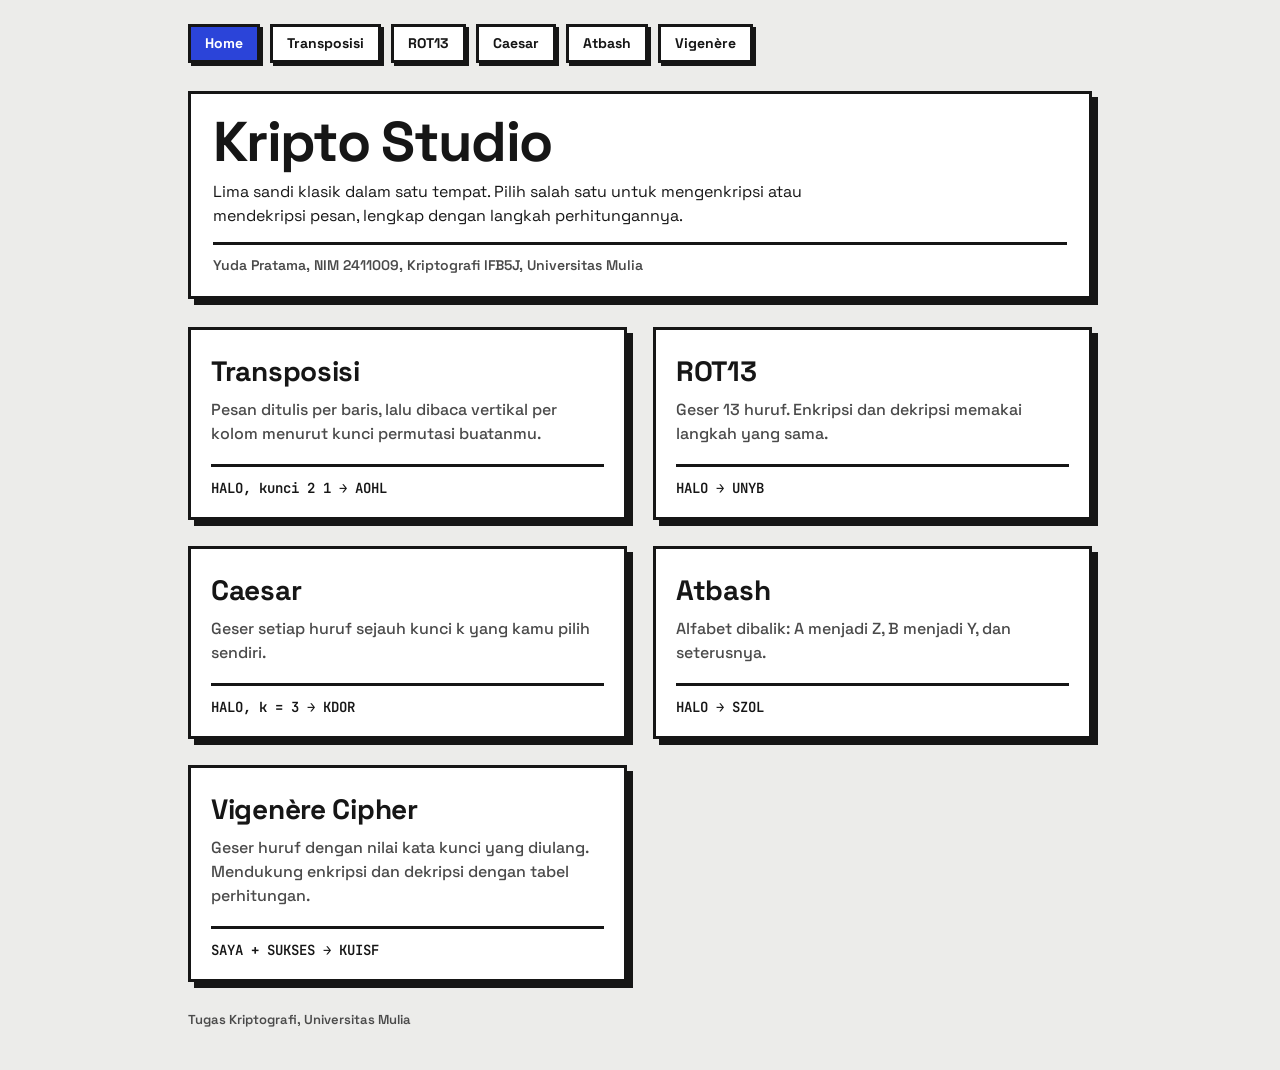
<file: index.html>
<!DOCTYPE html>
<html lang="id">
<head>
<meta charset="utf-8">
<meta name="viewport" content="width=device-width, initial-scale=1, viewport-fit=cover">
<title>Kripto Studio</title>
<link href="https://fonts.googleapis.com/css2?family=Space+Grotesk:wght@500;600;700&family=JetBrains+Mono:wght@400;500;600;700&display=swap" rel="stylesheet">
<link rel="stylesheet" href="style.css">
</head>
<body>
<div class="wrap">
  <nav class="nav" id="nav"></nav>
  <header class="top bx">
    <h1>Kripto Studio</h1>
    <p class="lead">Lima sandi klasik dalam satu tempat. Pilih salah satu untuk mengenkripsi atau mendekripsi pesan, lengkap dengan langkah perhitungannya.</p>
    <p class="who" id="who"></p>
  </header>
  <main class="cards">
    <a class="card bx" href="transposisi.html"><h2>Transposisi</h2><p>Pesan ditulis per baris, lalu dibaca vertikal per kolom menurut kunci permutasi buatanmu.</p><div class="ex">HALO, kunci 2 1 &rarr; AOHL</div></a>
    <a class="card bx" href="rot13.html"><h2>ROT13</h2><p>Geser 13 huruf. Enkripsi dan dekripsi memakai langkah yang sama.</p><div class="ex">HALO &rarr; UNYB</div></a>
    <a class="card bx" href="caesar.html"><h2>Caesar</h2><p>Geser setiap huruf sejauh kunci k yang kamu pilih sendiri.</p><div class="ex">HALO, k = 3 &rarr; KDOR</div></a>
    <a class="card bx" href="atbash.html"><h2>Atbash</h2><p>Alfabet dibalik: A menjadi Z, B menjadi Y, dan seterusnya.</p><div class="ex">HALO &rarr; SZOL</div></a>
      <a class="card bx" href="vigenere.html"><h2>Vigenère Cipher</h2><p>Geser huruf dengan nilai kata kunci yang diulang. Mendukung enkripsi dan dekripsi dengan tabel perhitungan.</p><div class="ex">SAYA + SUKSES → KUISF</div></a>
</main>
  <p class="f">Tugas Kriptografi, Universitas Mulia</p>
</div>
<script src="common.js"></script>
<script>
document.getElementById('nav').innerHTML=K.nav('index.html');
document.getElementById('who').textContent=K.WHO;
</script>
</body>
</html>
</file>
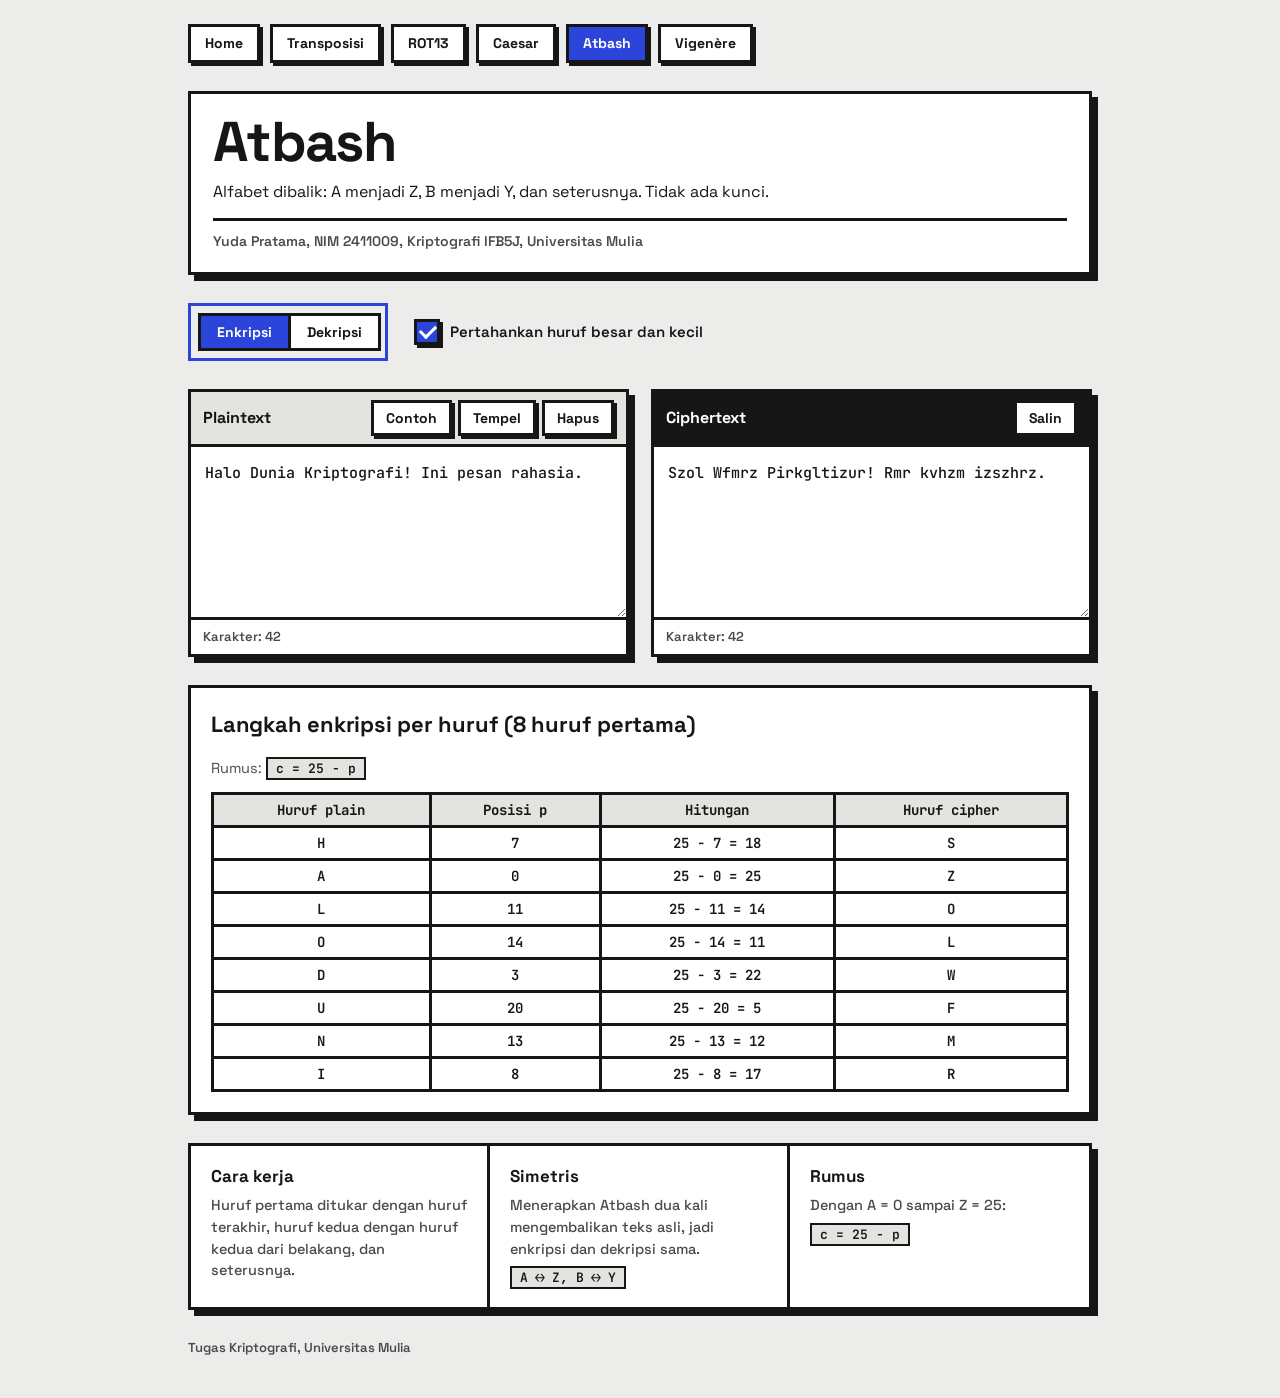
<file: atbash.html>
<!DOCTYPE html>
<html lang="id">
<head>
<meta charset="utf-8">
<meta name="viewport" content="width=device-width, initial-scale=1, viewport-fit=cover">
<title>Kripto Studio</title>
<link href="https://fonts.googleapis.com/css2?family=Space+Grotesk:wght@500;600;700&family=JetBrains+Mono:wght@400;500;600;700&display=swap" rel="stylesheet">
<link rel="stylesheet" href="style.css">
</head>
<body>
<div class="wrap" id="app"></div>
<script src="common.js"></script>
<script>
K.mount({id:'atbash',title:'Atbash',keep:true,
  lead:'Alfabet dibalik: A menjadi Z, B menjadi Y, dan seterusnya. Tidak ada kunci.',
  sample:'Halo Dunia Kriptografi! Ini pesan rahasia.',
  run:function(t,o,d,keep){
    var f=function(p){return 25-p};
    return {out:K.letters(t,keep,f),table:K.steps(t,f,function(p,r){return '25 - '+p+' = '+r},d,d?'p = 25 - c':'c = 25 - p')};
  },
  notes:[['Cara kerja','Huruf pertama ditukar dengan huruf terakhir, huruf kedua dengan huruf kedua dari belakang, dan seterusnya.'],
    ['Simetris','Menerapkan Atbash dua kali mengembalikan teks asli, jadi enkripsi dan dekripsi sama.<br><code>A &harr; Z, B &harr; Y</code>'],
    ['Rumus','Dengan A = 0 sampai Z = 25:<br><code>c = 25 - p</code>']]});
</script>
</body>
</html>
</file>
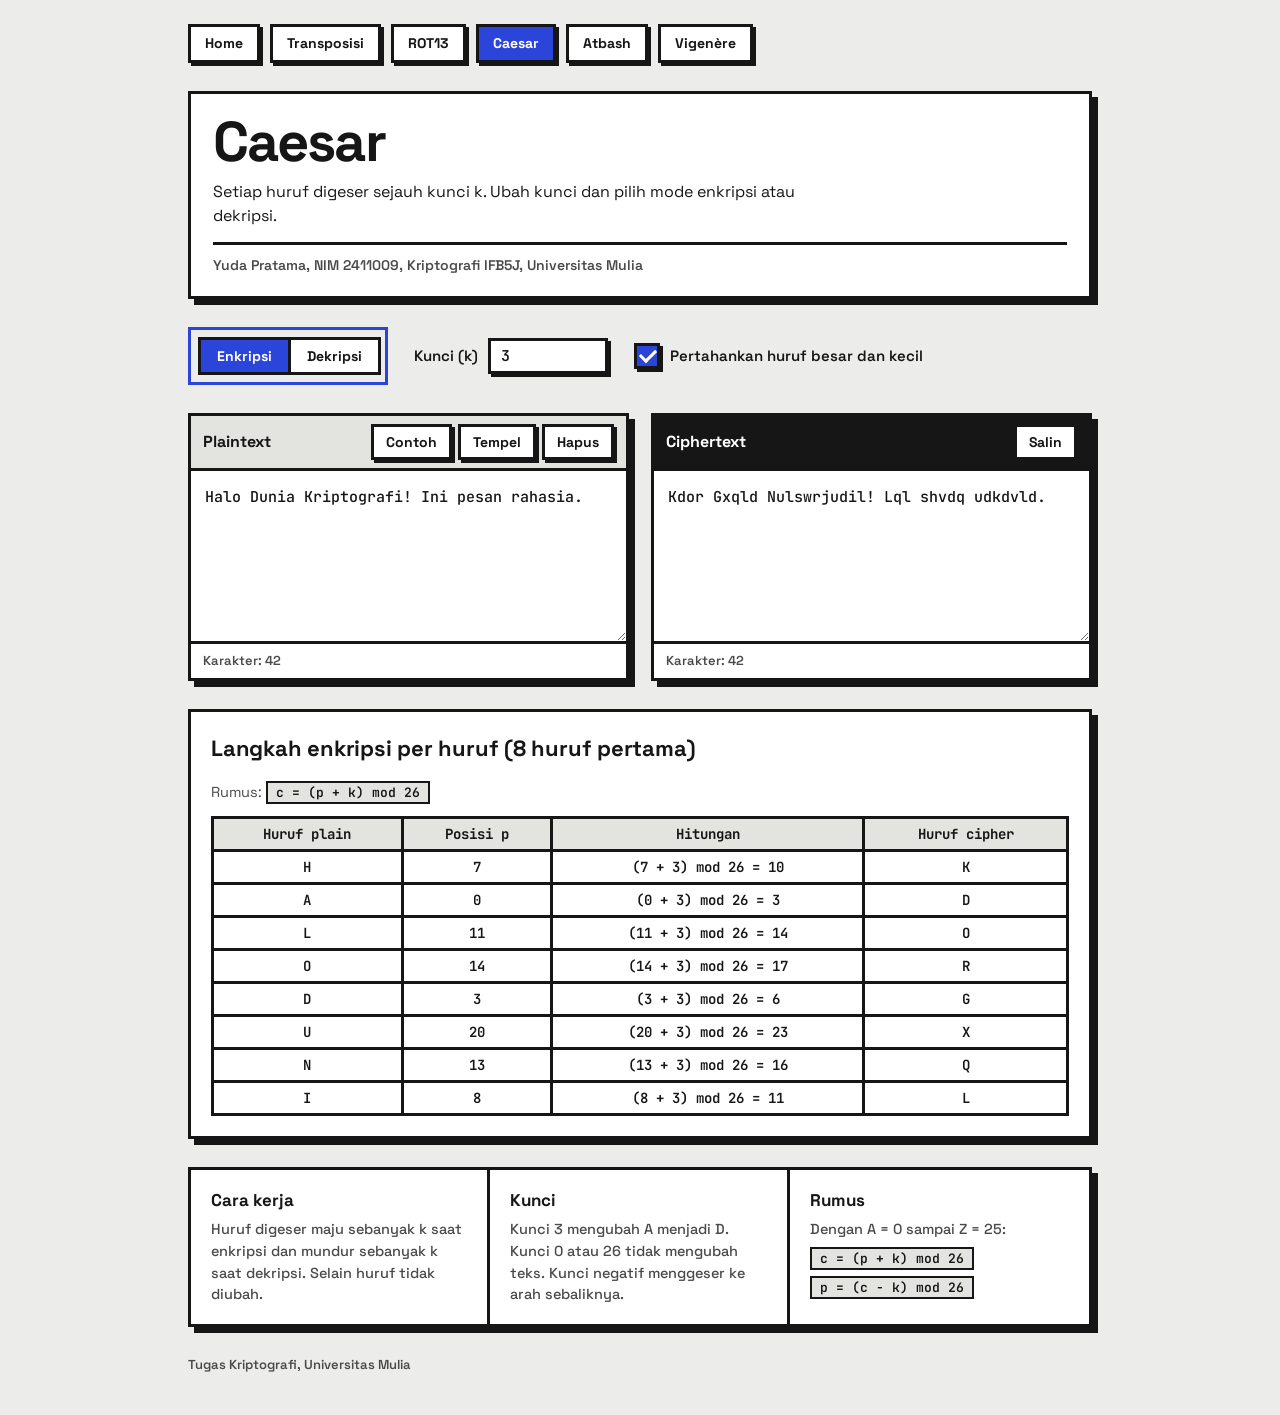
<file: caesar.html>
<!DOCTYPE html>
<html lang="id">
<head>
<meta charset="utf-8">
<meta name="viewport" content="width=device-width, initial-scale=1, viewport-fit=cover">
<title>Kripto Studio</title>
<link href="https://fonts.googleapis.com/css2?family=Space+Grotesk:wght@500;600;700&family=JetBrains+Mono:wght@400;500;600;700&display=swap" rel="stylesheet">
<link rel="stylesheet" href="style.css">
</head>
<body>
<div class="wrap" id="app"></div>
<script src="common.js"></script>
<script>
K.mount({id:'caesar',title:'Caesar',keep:true,
  lead:'Setiap huruf digeser sejauh kunci k. Ubah kunci dan pilih mode enkripsi atau dekripsi.',
  opts:[{id:'k',label:'Kunci (k)',type:'number',value:3}],
  sample:'Halo Dunia Kriptografi! Ini pesan rahasia.',
  run:function(t,o,d,keep){
    var k=o.k,f=function(p){return K.m(d?p-k:p+k)};
    return {out:K.letters(t,keep,f),table:K.steps(t,f,function(p,r){return '('+p+(d?' - ':' + ')+k+') mod 26 = '+r},d,d?'p = (c - k) mod 26':'c = (p + k) mod 26')};
  },
  notes:[['Cara kerja','Huruf digeser maju sebanyak k saat enkripsi dan mundur sebanyak k saat dekripsi. Selain huruf tidak diubah.'],
    ['Kunci','Kunci 3 mengubah A menjadi D. Kunci 0 atau 26 tidak mengubah teks. Kunci negatif menggeser ke arah sebaliknya.'],
    ['Rumus','Dengan A = 0 sampai Z = 25:<br><code>c = (p + k) mod 26</code><br><code>p = (c - k) mod 26</code>']]});
</script>
</body>
</html>
</file>
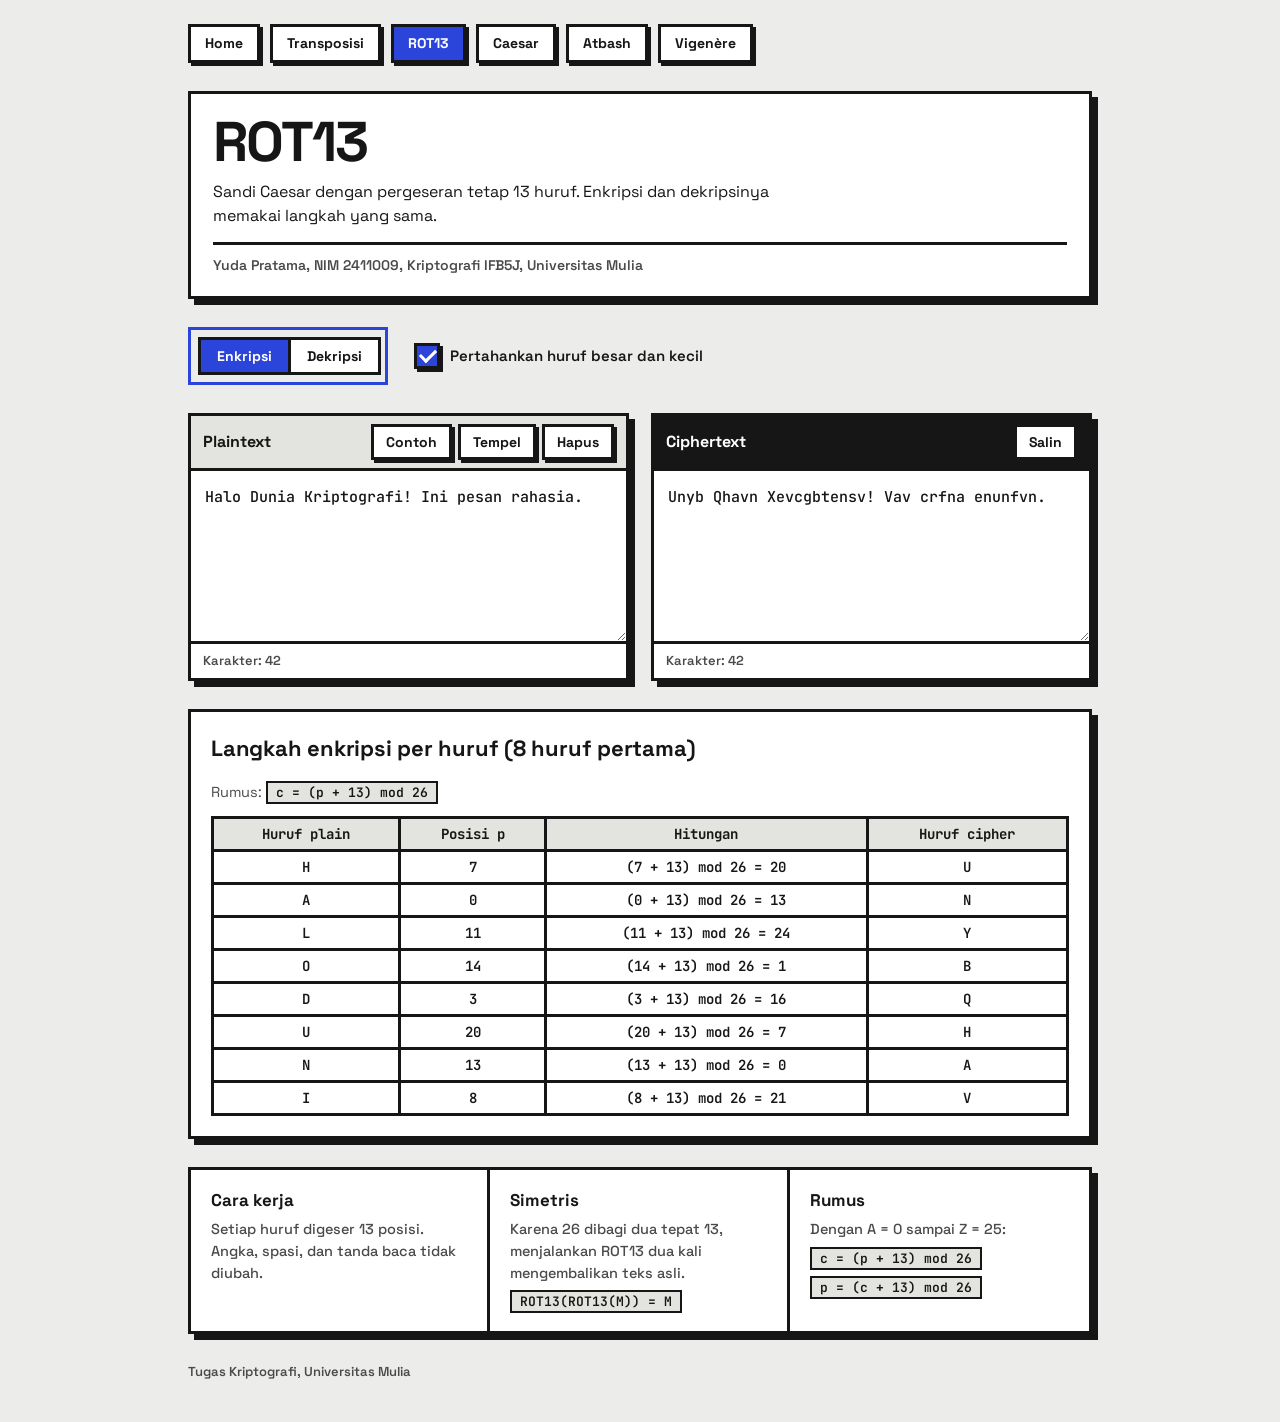
<file: rot13.html>
<!DOCTYPE html>
<html lang="id">
<head>
<meta charset="utf-8">
<meta name="viewport" content="width=device-width, initial-scale=1, viewport-fit=cover">
<title>Kripto Studio</title>
<link href="https://fonts.googleapis.com/css2?family=Space+Grotesk:wght@500;600;700&family=JetBrains+Mono:wght@400;500;600;700&display=swap" rel="stylesheet">
<link rel="stylesheet" href="style.css">
</head>
<body>
<div class="wrap" id="app"></div>
<script src="common.js"></script>
<script>
K.mount({id:'rot13',title:'ROT13',keep:true,
  lead:'Sandi Caesar dengan pergeseran tetap 13 huruf. Enkripsi dan dekripsinya memakai langkah yang sama.',
  sample:'Halo Dunia Kriptografi! Ini pesan rahasia.',
  run:function(t,o,d,keep){
    var f=function(p){return K.m(p+13)};
    return {out:K.letters(t,keep,f),table:K.steps(t,f,function(p,r){return '('+p+' + 13) mod 26 = '+r},d,d?'p = (c + 13) mod 26':'c = (p + 13) mod 26')};
  },
  notes:[['Cara kerja','Setiap huruf digeser 13 posisi. Angka, spasi, dan tanda baca tidak diubah.'],
    ['Simetris','Karena 26 dibagi dua tepat 13, menjalankan ROT13 dua kali mengembalikan teks asli.<br><code>ROT13(ROT13(M)) = M</code>'],
    ['Rumus','Dengan A = 0 sampai Z = 25:<br><code>c = (p + 13) mod 26</code><br><code>p = (c + 13) mod 26</code>']]});
</script>
</body>
</html>
</file>
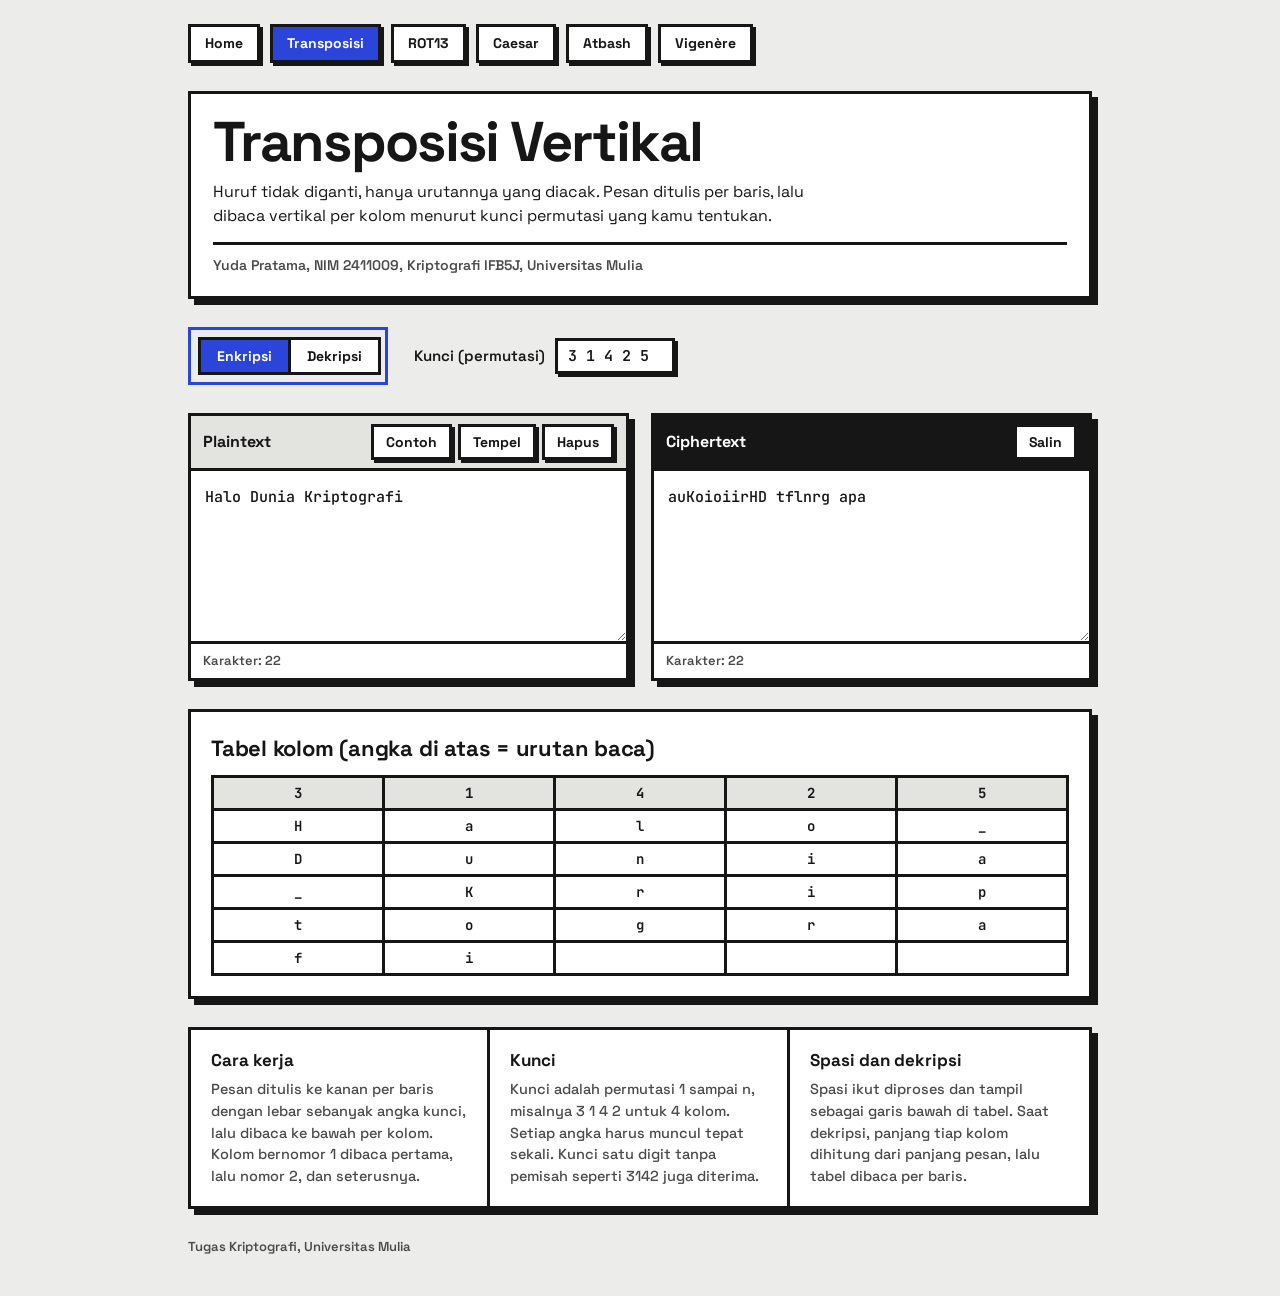
<file: transposisi.html>
<!DOCTYPE html>
<html lang="id">
<head>
<meta charset="utf-8">
<meta name="viewport" content="width=device-width, initial-scale=1, viewport-fit=cover">
<title>Kripto Studio</title>
<link href="https://fonts.googleapis.com/css2?family=Space+Grotesk:wght@500;600;700&family=JetBrains+Mono:wght@400;500;600;700&display=swap" rel="stylesheet">
<link rel="stylesheet" href="style.css">
</head>
<body>
<div class="wrap" id="app"></div>
<script src="common.js"></script>
<script>
K.mount({id:'transposisi',title:'Transposisi Vertikal',
  lead:'Huruf tidak diganti, hanya urutannya yang diacak. Pesan ditulis per baris, lalu dibaca vertikal per kolom menurut kunci permutasi yang kamu tentukan.',
  opts:[{id:'k',label:'Kunci (permutasi)',type:'text',value:'3 1 4 2 5'}],
  sample:'Halo Dunia Kriptografi',
  run:function(t,o,d){
    var raw=o.k.trim().replace(/[\s,;-]+$/,''),a=raw?(/[\s,;-]/.test(raw)?raw.split(/[\s,;-]+/):raw.split('')):[];
    var w=a.length,key=a.map(Number),i,r,c;
    var ok=w>0&&key.every(function(x){return x>=1&&x<=w&&x%1===0})&&new Set(key).size===w;
    if(!ok)return {out:'',table:{err:'Kunci harus berupa permutasi angka 1 sampai '+(w||'n')+' tanpa pengulangan, misalnya 3 1 4 2. Pisahkan dengan spasi atau koma.'}};
    var n=t.length;
    if(!n)return {out:'',table:null};
    var order=[];
    key.forEach(function(k,col){order[k-1]=col});
    var h=Math.ceil(n/w),g=[],out='';
    for(r=0;r<h;r++)g.push([]);
    if(!d){
      for(i=0;i<n;i++)g[Math.floor(i/w)][i%w]=t[i];
      order.forEach(function(col){for(var q=0;q<h;q++)if(g[q][col]!==undefined)out+=g[q][col]});
    }else{
      var p=0;
      order.forEach(function(col){var len=Math.floor(n/w)+(col<n%w?1:0);for(var q=0;q<len;q++)g[q][col]=t[p++]});
      for(r=0;r<h;r++)for(c=0;c<w;c++)if(g[r][c]!==undefined)out+=g[r][c];
    }
    var rows=g.map(function(row){var x,a=[];for(x=0;x<w;x++)a.push(row[x]===undefined?'':row[x].replace(/\s/,'_'));return a});
    return {out:out,table:{title:'Tabel kolom (angka di atas = urutan baca)',head:key.map(String),rows:rows}};
  },
  notes:[['Cara kerja','Pesan ditulis ke kanan per baris dengan lebar sebanyak angka kunci, lalu dibaca ke bawah per kolom. Kolom bernomor 1 dibaca pertama, lalu nomor 2, dan seterusnya.'],
    ['Kunci','Kunci adalah permutasi 1 sampai n, misalnya 3 1 4 2 untuk 4 kolom. Setiap angka harus muncul tepat sekali. Kunci satu digit tanpa pemisah seperti 3142 juga diterima.'],
    ['Spasi dan dekripsi','Spasi ikut diproses dan tampil sebagai garis bawah di tabel. Saat dekripsi, panjang tiap kolom dihitung dari panjang pesan, lalu tabel dibaca per baris.']]});
</script>
</body>
</html>
</file>
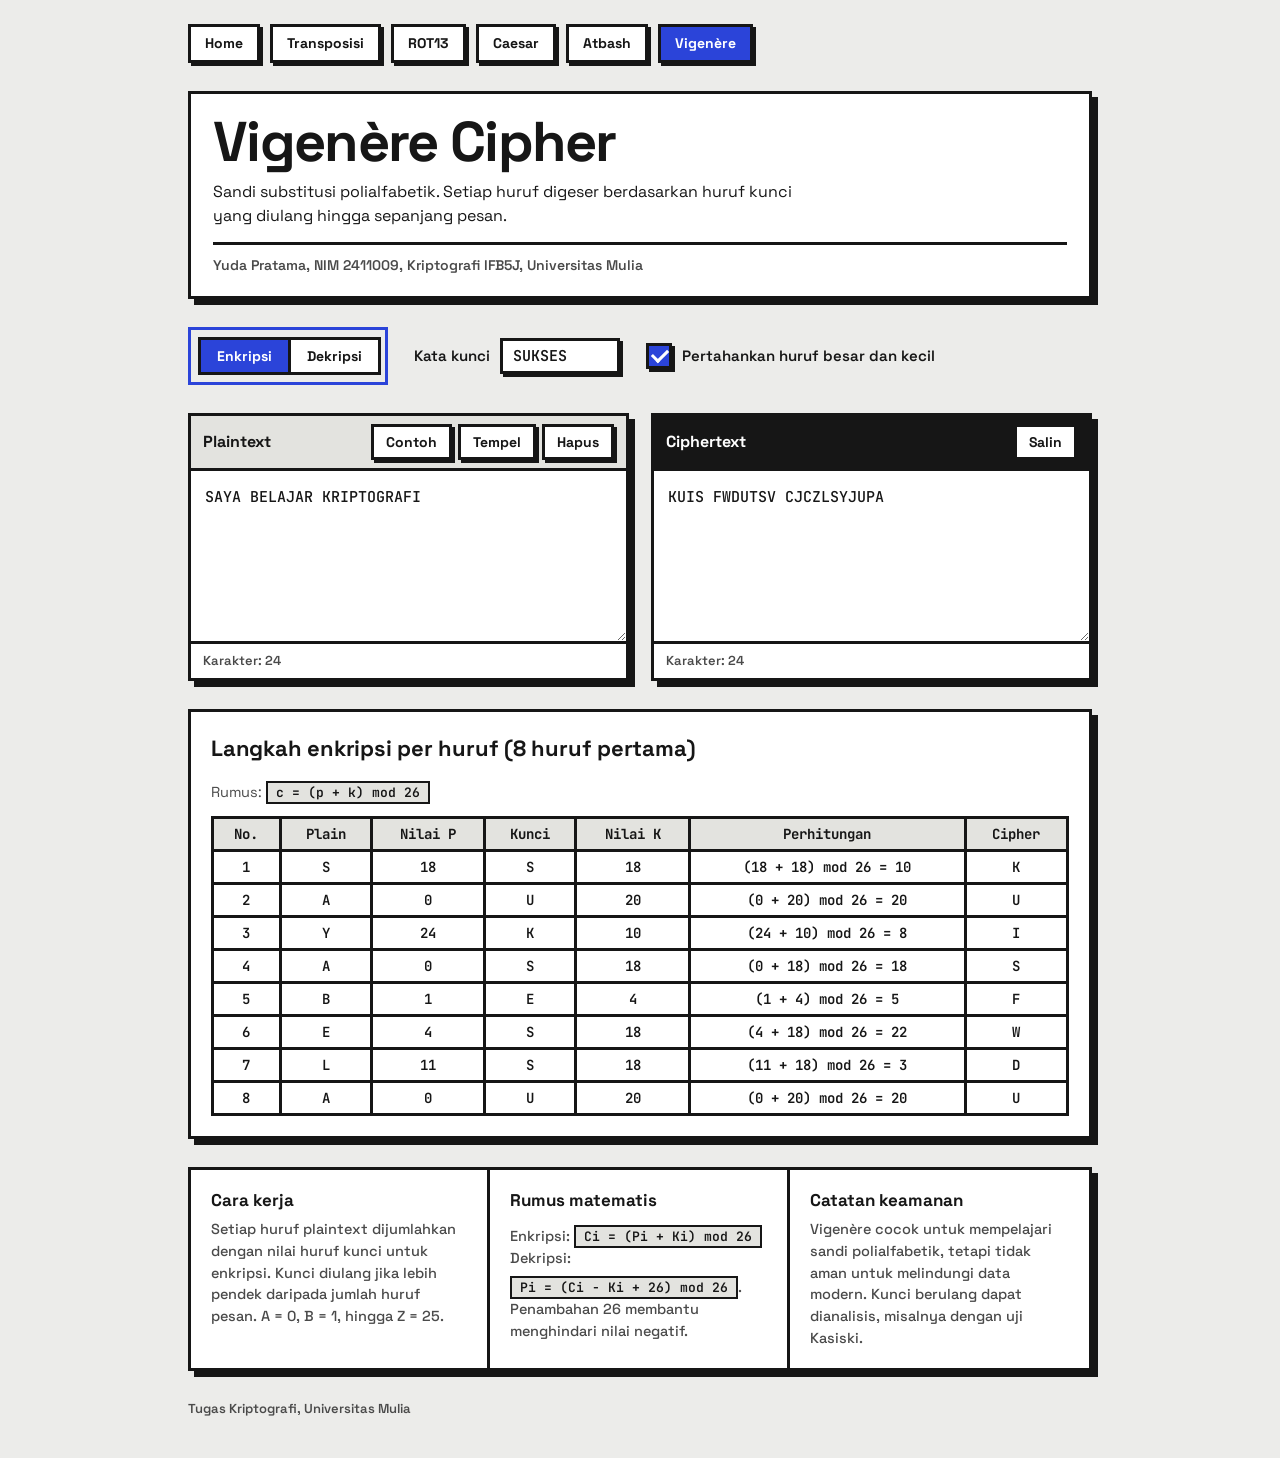
<file: vigenere.html>
<!DOCTYPE html>
<html lang="id">
<head>
<meta charset="utf-8">
<meta name="viewport" content="width=device-width, initial-scale=1, viewport-fit=cover">
<title>Vigenère | Kripto Studio</title>
<link href="https://fonts.googleapis.com/css2?family=Space+Grotesk:wght@500;600;700&family=JetBrains+Mono:wght@400;500;600;700&display=swap" rel="stylesheet">
<link rel="stylesheet" href="style.css">
</head>
<body>
<div class="wrap" id="app"></div>
<script src="common.js"></script>
<script>
K.mount({id:'vigenere',title:'Vigenère Cipher',keep:true,
  lead:'Sandi substitusi polialfabetik. Setiap huruf digeser berdasarkan huruf kunci yang diulang hingga sepanjang pesan.',
  opts:[{id:'key',label:'Kata kunci',type:'text',value:'SUKSES'}],
  sample:'SAYA BELAJAR KRIPTOGRAFI',
  run:function(t,o,d,keep){
    var key=String(o.key||'').replace(/[^a-z]/gi,'').toUpperCase();
    if(!key)return {out:'',table:{err:'Masukkan kata kunci yang berisi setidaknya satu huruf A-Z.'}};
    var ki=0, rows=[], out='';
    var letters=t.replace(/[^a-z]/gi,'').toUpperCase();
    for(var i=0;i<t.length;i++){
      var ch=t[i];
      if(!/[a-z]/i.test(ch)){out+=ch;continue;}
      var lower=ch>='a'&&ch<='z', p=ch.toUpperCase().charCodeAt(0)-65;
      var kh=key[ki%key.length], k=kh.charCodeAt(0)-65;
      var r=K.m(d?p-k:p+k);
      out+=String.fromCharCode(r+65);
      if(keep&&lower)out=out.slice(0,-1)+out[out.length-1].toLowerCase();
      if(rows.length<8)rows.push([rows.length+1,ch.toUpperCase(),p,kh,k,d?'('+p+' - '+k+' + 26) mod 26 = '+r:'('+p+' + '+k+') mod 26 = '+r,String.fromCharCode(r+65)]);
      ki++;
    }
    return {out:out,table:{title:d?'Langkah dekripsi per huruf (8 huruf pertama)':'Langkah enkripsi per huruf (8 huruf pertama)',note:d?'p = (c - k + 26) mod 26':'c = (p + k) mod 26',head:d?['No.','Cipher','Nilai C','Kunci','Nilai K','Perhitungan','Plain']:['No.','Plain','Nilai P','Kunci','Nilai K','Perhitungan','Cipher'],rows:rows}};
  },
  notes:[['Cara kerja','Setiap huruf plaintext dijumlahkan dengan nilai huruf kunci untuk enkripsi. Kunci diulang jika lebih pendek daripada jumlah huruf pesan. A = 0, B = 1, hingga Z = 25.'],
    ['Rumus matematis','Enkripsi: <code>Ci = (Pi + Ki) mod 26</code><br>Dekripsi: <code>Pi = (Ci - Ki + 26) mod 26</code>. Penambahan 26 membantu menghindari nilai negatif.'],
    ['Catatan keamanan','Vigenère cocok untuk mempelajari sandi polialfabetik, tetapi tidak aman untuk melindungi data modern. Kunci berulang dapat dianalisis, misalnya dengan uji Kasiski.']]
});
</script>
</body>
</html>
</file>
<file: style.css>
:root{
  --bg:#ececea; --panel:#ffffff; --tone:#e3e3df; --ink:#161616; --line:#161616; --sh:#161616; --muted:#4a4a4a;
  --accent:#2b44d9; --on-accent:#ffffff; --inv-bg:#161616; --inv-fg:#ffffff;
  --sans:"Space Grotesk",system-ui,sans-serif; --mono:"JetBrains Mono",ui-monospace,monospace;
  box-sizing:border-box;
  padding-top:env(safe-area-inset-top,0px); padding-bottom:env(safe-area-inset-bottom,0px);
}
@media (prefers-color-scheme:dark){
  :root:not([data-theme="light"]){--bg:#151515;--panel:#202020;--tone:#2b2b2b;--ink:#ececec;--line:#b5b5b5;--sh:#b5b5b5;--muted:#a9a9a9;--accent:#7184ff;--on-accent:#101010;--inv-bg:#ececec;--inv-fg:#151515}
}
:root[data-theme="dark"]{--bg:#151515;--panel:#202020;--tone:#2b2b2b;--ink:#ececec;--line:#b5b5b5;--sh:#b5b5b5;--muted:#a9a9a9;--accent:#7184ff;--on-accent:#101010;--inv-bg:#ececec;--inv-fg:#151515}
html{scroll-padding-top:env(safe-area-inset-top,0px)}
*{box-sizing:border-box}
body{margin:0;background:var(--bg);color:var(--ink);font:16px/1.5 var(--sans)}
.wrap{max-width:940px;margin:0 auto;padding:24px 18px 40px;display:grid;gap:28px}
.bx{border:3px solid var(--line);box-shadow:6px 6px 0 var(--sh);background:var(--panel)}
:focus-visible{outline:3px solid var(--accent);outline-offset:3px}

.nav{display:flex;flex-wrap:wrap;gap:10px}
.nav a{border:3px solid var(--line);padding:6px 14px;font-weight:700;font-size:14px;text-decoration:none;color:var(--ink);background:var(--panel);box-shadow:3px 3px 0 var(--sh)}
.nav a:hover{background:var(--tone)}
.nav a[aria-current]{background:var(--accent);color:var(--on-accent)}

.top{padding:20px 22px}
h1{margin:0;font-size:clamp(32px,7vw,56px);line-height:1;font-weight:700;letter-spacing:-.03em}
.lead{margin:10px 0 0;max-width:60ch;font-size:16px}
.who{margin:14px 0 0;padding-top:10px;border-top:3px solid var(--line);font-size:14px;font-weight:600;color:var(--muted)}

.bar{display:flex;flex-wrap:wrap;gap:14px 26px;align-items:center;font-size:15px;font-weight:600}
.o{display:flex;align-items:center;gap:10px;cursor:pointer}
.in{font:600 15px var(--mono);color:var(--ink);background:var(--panel);border:3px solid var(--line);border-radius:0;padding:5px 10px;box-shadow:3px 3px 0 var(--sh);width:120px}
.cb{appearance:none;-webkit-appearance:none;margin:0;width:26px;height:26px;border:3px solid var(--line);background:var(--panel);box-shadow:3px 3px 0 var(--sh);position:relative;cursor:pointer;flex:none}
.cb:checked{background:var(--accent)}
.cb:checked::after{content:"";position:absolute;left:6px;top:0;width:7px;height:13px;border:solid var(--on-accent);border-width:0 3px 3px 0;transform:rotate(45deg)}
.seg{display:inline-flex;padding:7px;border:3px solid var(--accent)}
.seg button{box-shadow:none;margin-right:-3px;padding:7px 16px}
.seg button[aria-pressed="true"]{background:var(--accent);color:var(--on-accent)}

.io{display:grid;grid-template-columns:1fr;gap:22px}
@media(min-width:780px){.io{grid-template-columns:1fr 1fr;align-items:stretch}}
.box{display:flex;flex-direction:column}
.head{display:flex;justify-content:space-between;align-items:center;gap:8px;padding:8px 12px;border-bottom:3px solid var(--line);background:var(--tone);color:var(--ink);font-weight:700;font-size:16px}
.out .head{background:var(--inv-bg);color:var(--inv-fg)}
textarea{flex:1;min-height:170px;width:100%;border:0;border-radius:0;background:transparent;color:var(--ink);font:500 15px/1.65 var(--mono);padding:14px;resize:vertical}
textarea:focus-visible{outline-offset:-6px}
.foot{padding:7px 12px;border-top:3px solid var(--line);font-size:13px;font-weight:600;color:var(--muted)}
.mid{display:flex;justify-content:center;align-items:center}

button{font:700 14px var(--sans);color:var(--ink);background:var(--panel);border:3px solid var(--line);border-radius:0;padding:6px 12px;cursor:pointer;box-shadow:3px 3px 0 var(--sh);transition:transform .08s,box-shadow .08s}
button:hover{background:var(--tone)}
button:active{transform:translate(3px,3px);box-shadow:0 0 0 var(--sh)}
.seg button:active{transform:none}
.btns{display:flex;gap:6px}
.head button{color:#161616;background:#fff;border-color:#161616;box-shadow:3px 3px 0 #161616}
.head button:hover{background:#e3e3df}
.mid button{font-size:16px;padding:12px 20px;box-shadow:5px 5px 0 var(--sh)}

.key{padding:20px}
h2{font-size:22px;margin:0 0 10px;font-weight:700;letter-spacing:-.01em}
.s{margin:0;color:var(--muted);font-size:14.5px}
.tbl{overflow-x:auto}
table{border-collapse:collapse;width:100%;font:600 14px var(--mono)}
th,td{border:3px solid var(--line);padding:6px 10px;text-align:center;white-space:nowrap}
th{background:var(--tone)}

.notes{display:grid}
@media(min-width:780px){.notes{grid-template-columns:repeat(3,1fr)}}
.note{padding:18px 20px;border-bottom:3px solid var(--line)}
.note:last-child{border-bottom:0}
@media(min-width:780px){.note{border-bottom:0;border-right:3px solid var(--line)}.note:last-child{border-right:0}}
.note h3{font-size:17px;margin:0 0 6px;font-weight:700}
.note p{margin:0;font-size:14.5px;color:var(--muted);font-weight:500}
code{display:inline-block;font:600 13px var(--mono);color:var(--ink);background:var(--tone);border:2px solid var(--line);padding:1px 8px;margin-top:6px}
.f{margin:0;font-size:13px;font-weight:600;color:var(--muted)}

.cards{display:grid;gap:26px}
@media(min-width:680px){.cards{grid-template-columns:1fr 1fr}}
.card{display:flex;flex-direction:column;text-decoration:none;color:var(--ink);padding:20px;transition:transform .1s,box-shadow .1s}
.card:hover{transform:translate(-3px,-3px);box-shadow:9px 9px 0 var(--sh)}
.card:active{transform:translate(4px,4px);box-shadow:2px 2px 0 var(--sh)}
.card h2{font-size:28px;margin:0 0 6px}
.card p{margin:0 0 18px;color:var(--muted);font-weight:500}
.ex{margin-top:auto;padding-top:12px;border-top:3px solid var(--line);font:600 14px var(--mono)}
@media(prefers-reduced-motion:reduce){*{transition:none!important}}
.pn{display:grid;gap:22px}
.ph{justify-self:start;margin:0;padding:4px 16px;background:var(--inv-bg);color:var(--inv-fg);font-size:22px}
</file>
